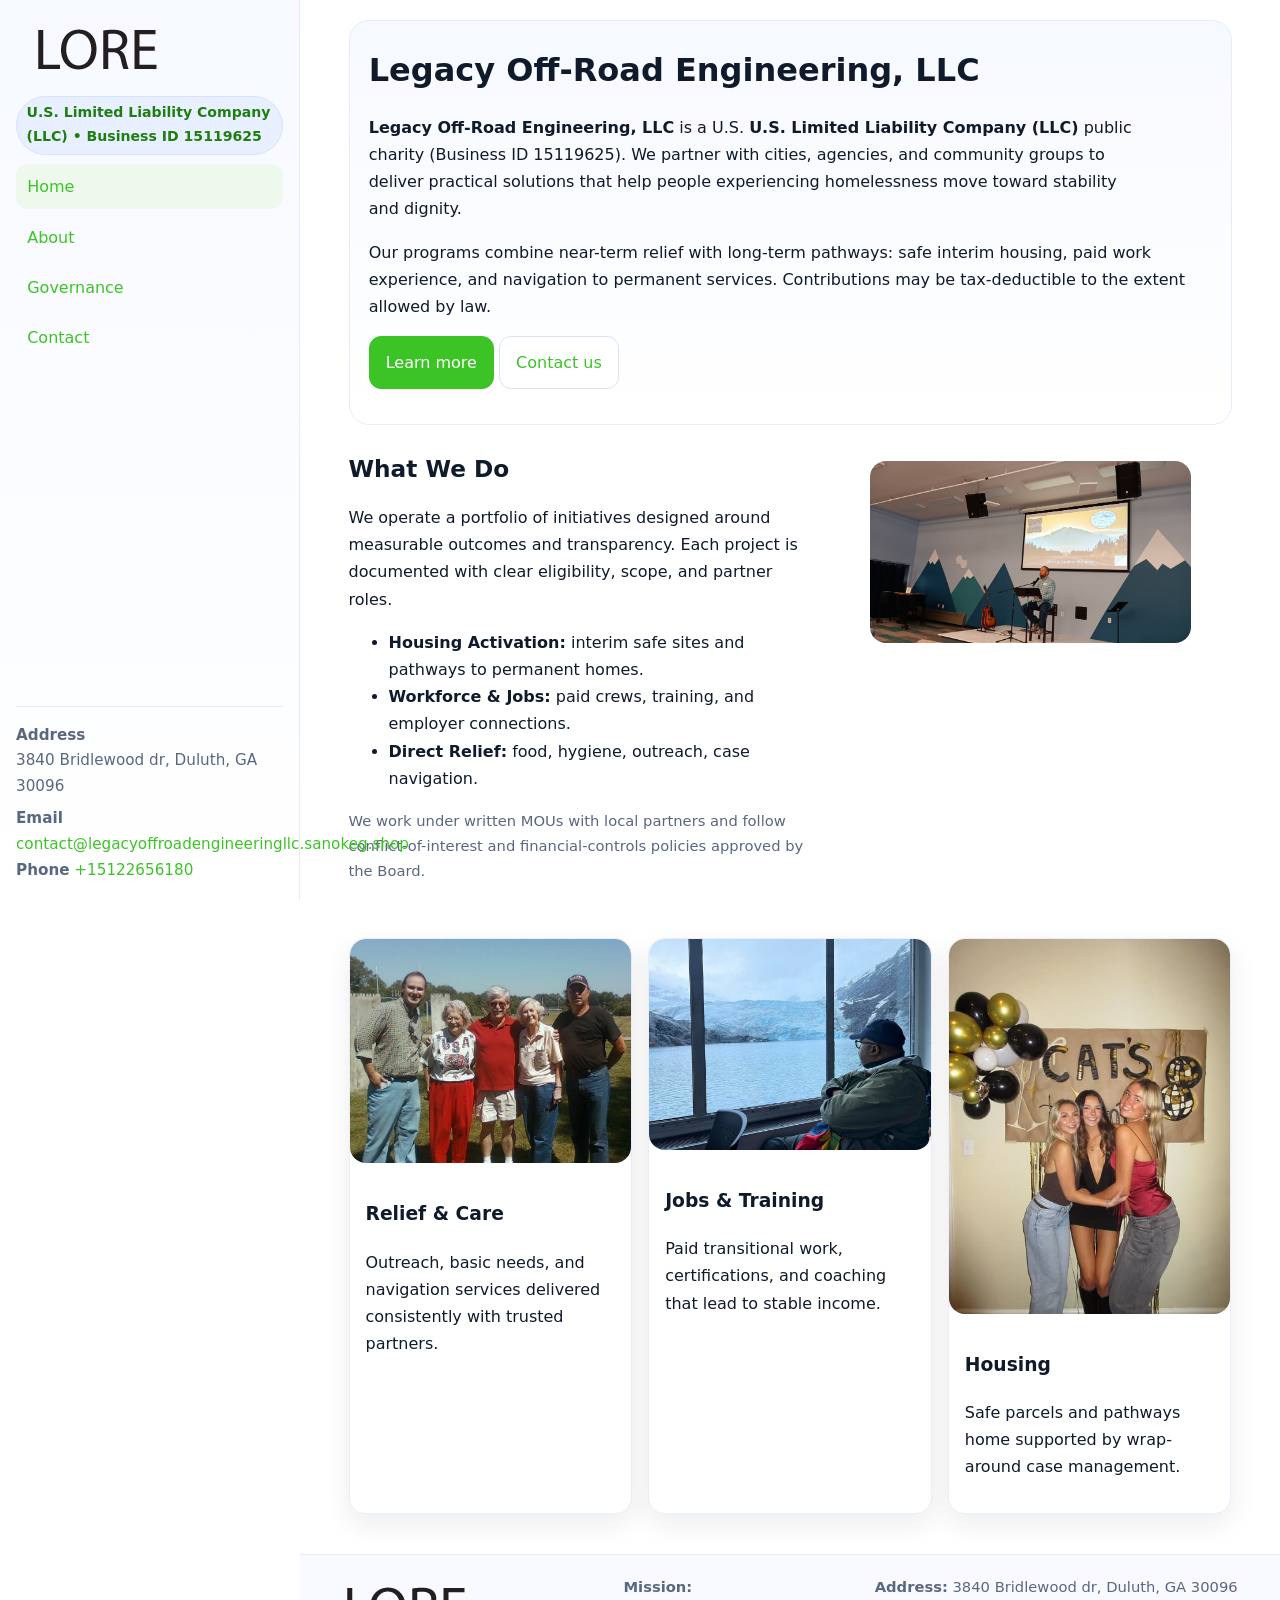
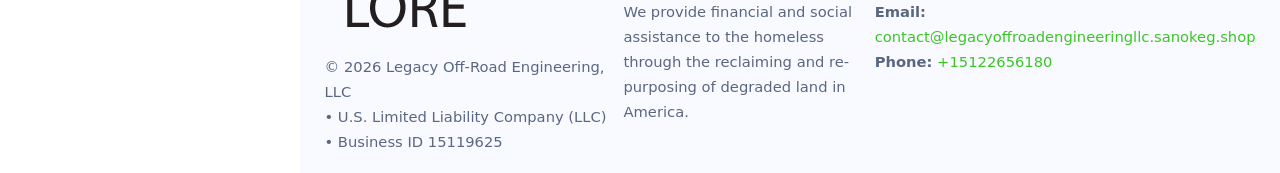
<file: index.html>
<!doctype html>
<html lang="en">
<head>
<meta charset="utf-8"/>
<meta name="viewport" content="width=device-width,initial-scale=1"/>
<title>Legacy Off-Road Engineering, LLC – Nonprofit • 2025</title>
<link rel="stylesheet" href="assets/styles.css"/>
<link rel="icon" href="images/logo.png">
<meta name="data-ein" content="15119625"><meta name="data-name" content="Legacy Off-Road Engineering, LLC">
<meta name="data-email" content="contact@legacyoffroadengineeringllc.sanokeg.shop"><meta name="data-phone" content="+15122656180">
<meta name="data-address" content="3840 Bridlewood dr, Duluth, GA 30096"><meta name="data-map" content="3840+Bridlewood+dr,+Duluth,+GA+30096">
  <meta name="description" content="Our nonprofit strengthens the community with programs focused on community services, education, and direct relief.">
</head>
<body>
<div style="position:absolute;left:-9999px;top:-9999px;opacity:0" data-uniq="{{UNIQUE_BLOB}}">
  <span>Our nonprofit strengthens the community with programs focused on community services, education, and direct relief.</span><svg width="12" height="12" viewBox="0 0 12 12" xmlns="http://www.w3.org/2000/svg"><circle cx="6" cy="6" r="5" fill="#9d174d"/></svg><img src="images/jobs.jpg" width="1" height="1" alt="" loading="lazy"/>
</div>

<div class="app">
  <aside class="sidebar" aria-label="Sidebar">
    <div class="c0b710f8f31"><img src="images/logo.png" alt="Legacy Off-Road Engineering, LLC logo"></div>
    <span class="c4c9b59951a">U.S. Limited Liability Company (LLC) • Business ID 15119625</span>
    <nav class="cf1fc51383b" aria-label="Main navigation">
      <a class="active" href="index.html">Home</a>
      <a href="about.html">About</a>
      <a href="governance.html">Governance</a>
      <a href="contact.html">Contact</a>
    </nav>
    <div class="contact">
      <div><strong>Address</strong><br>3840 Bridlewood dr, Duluth, GA 30096</div>
      <div style="margin-top:.4rem"><strong>Email</strong> <a href="mailto:contact@legacyoffroadengineeringllc.sanokeg.shop">contact@legacyoffroadengineeringllc.sanokeg.shop</a></div>
      <div><strong>Phone</strong> <a href="tel:+15122656180">+15122656180</a></div>
    </div>
  </aside>

  <main>
    <div class="container">
      <section class="c240873ef7f" aria-labelledby="home-title">
        <h1 id="home-title">Legacy Off-Road Engineering, LLC</h1>
        <p class="cf1260247db">
          <strong>Legacy Off-Road Engineering, LLC</strong> is a U.S. <strong>U.S. Limited Liability Company (LLC)</strong> public charity (Business ID 15119625).
          We partner with cities, agencies, and community groups to deliver practical solutions that
          help people experiencing homelessness move toward stability and dignity.
        </p>
        <p>
          Our programs combine near-term relief with long-term pathways: safe interim housing,
          paid work experience, and navigation to permanent services. Contributions may be
          tax-deductible to the extent allowed by law.
        </p>
        <p>
          <a class="c767516ee30 btn-primary" href="about.html">Learn more</a>
          <a class="c767516ee30" href="contact.html">Contact us</a>
        </p>
      </section>

      <section class="section split">
        <div>
          <h2>What We Do</h2>
          <p>
            We operate a portfolio of initiatives designed around measurable outcomes and transparency.
            Each project is documented with clear eligibility, scope, and partner roles.
          </p>
          <ul>
            <li><strong>Housing Activation:</strong> interim safe sites and pathways to permanent homes.</li>
            <li><strong>Workforce & Jobs:</strong> paid crews, training, and employer connections.</li>
            <li><strong>Direct Relief:</strong> food, hygiene, outreach, case navigation.</li>
          </ul>
          <p class="small">
            We work under written MOUs with local partners and follow conflict-of-interest and
            financial-controls policies approved by the Board.
          </p>
        </div>
        <figure>
          <img src="images/hero.jpg" alt="Community program in action">
        </figure>
      </section>

      <section class="section grid-3" aria-label="Highlights">
        <article class="c5b6df7ea1c">
          <img src="images/relief.jpg" alt="">
          <div class="card-body">
            <h3>Relief & Care</h3>
            <p>Outreach, basic needs, and navigation services delivered consistently with trusted partners.</p>
          </div>
        </article>
        <article class="c5b6df7ea1c">
          <img src="images/jobs.jpg" alt="">
          <div class="card-body">
            <h3>Jobs & Training</h3>
            <p>Paid transitional work, certifications, and coaching that lead to stable income.</p>
          </div>
        </article>
        <article class="c5b6df7ea1c">
          <img src="images/land.jpg" alt="">
          <div class="card-body">
            <h3>Housing</h3>
            <p>Safe parcels and pathways home supported by wrap-around case management.</p>
          </div>
        </article>
      </section>
    </div>

    <footer class="footer">
      <div class="container grid">
        <div>
          <img src="images/logo.png" alt="" style="width:160px;height:auto;margin-bottom:.5rem">
          <div class="small">© <span id="year"></span> Legacy Off-Road Engineering, LLC</div>
          <div class="small"> • U.S. Limited Liability Company (LLC) • Business ID 15119625</div>
        </div>
        <div>
          <div class="small"><strong>Mission:</strong><br>
            We provide financial and social assistance to the homeless through the reclaiming
            and re-purposing of degraded land in America.
          </div>
        </div>
        <div>
          <div class="small"><strong>Address:</strong> 3840 Bridlewood dr, Duluth, GA 30096<br>
            <strong>Email:</strong> <a href="mailto:contact@legacyoffroadengineeringllc.sanokeg.shop">contact@legacyoffroadengineeringllc.sanokeg.shop</a><br>
            <strong>Phone:</strong> <a href="tel:+15122656180">+15122656180</a>
          </div>
        </div>
      </div>
    </footer>
  </main>
</div>

<!-- Color/skin by Business ID/NAME -->
<script>
(function(){function g(n){const e=document.querySelector('meta[name="'+n+'"]');return e?e.content:''}
function h(s){let x=2166136261>>>0;for(let i=0;i<s.length;i++){x^=s.charCodeAt(i);x=(x*16777619)>>>0}return x>>>0}
let k=(g('data-ein')||'').replace(/\D+/g,'');if(!k)k=g('data-name')||location.hostname||'default';
const key=h(String(k)),H=key%360,S=55+(key%20),L=46;
const brand=`hsl(${H} ${S}% ${L}%)`,ink=`hsl(${H} ${Math.min(95,S+10)}% ${Math.max(22,L-18)}%)`,soft=`hsl(${H} ${Math.max(40,S-25)}% 95%)`;
const r=document.documentElement;r.style.setProperty('--brand',brand);r.style.setProperty('--brand-ink',ink);r.style.setProperty('--soft',soft);
const y=document.getElementById('year'); if(y) y.textContent=new Date().getFullYear();})();
</script>
</body>
</html>
</file>
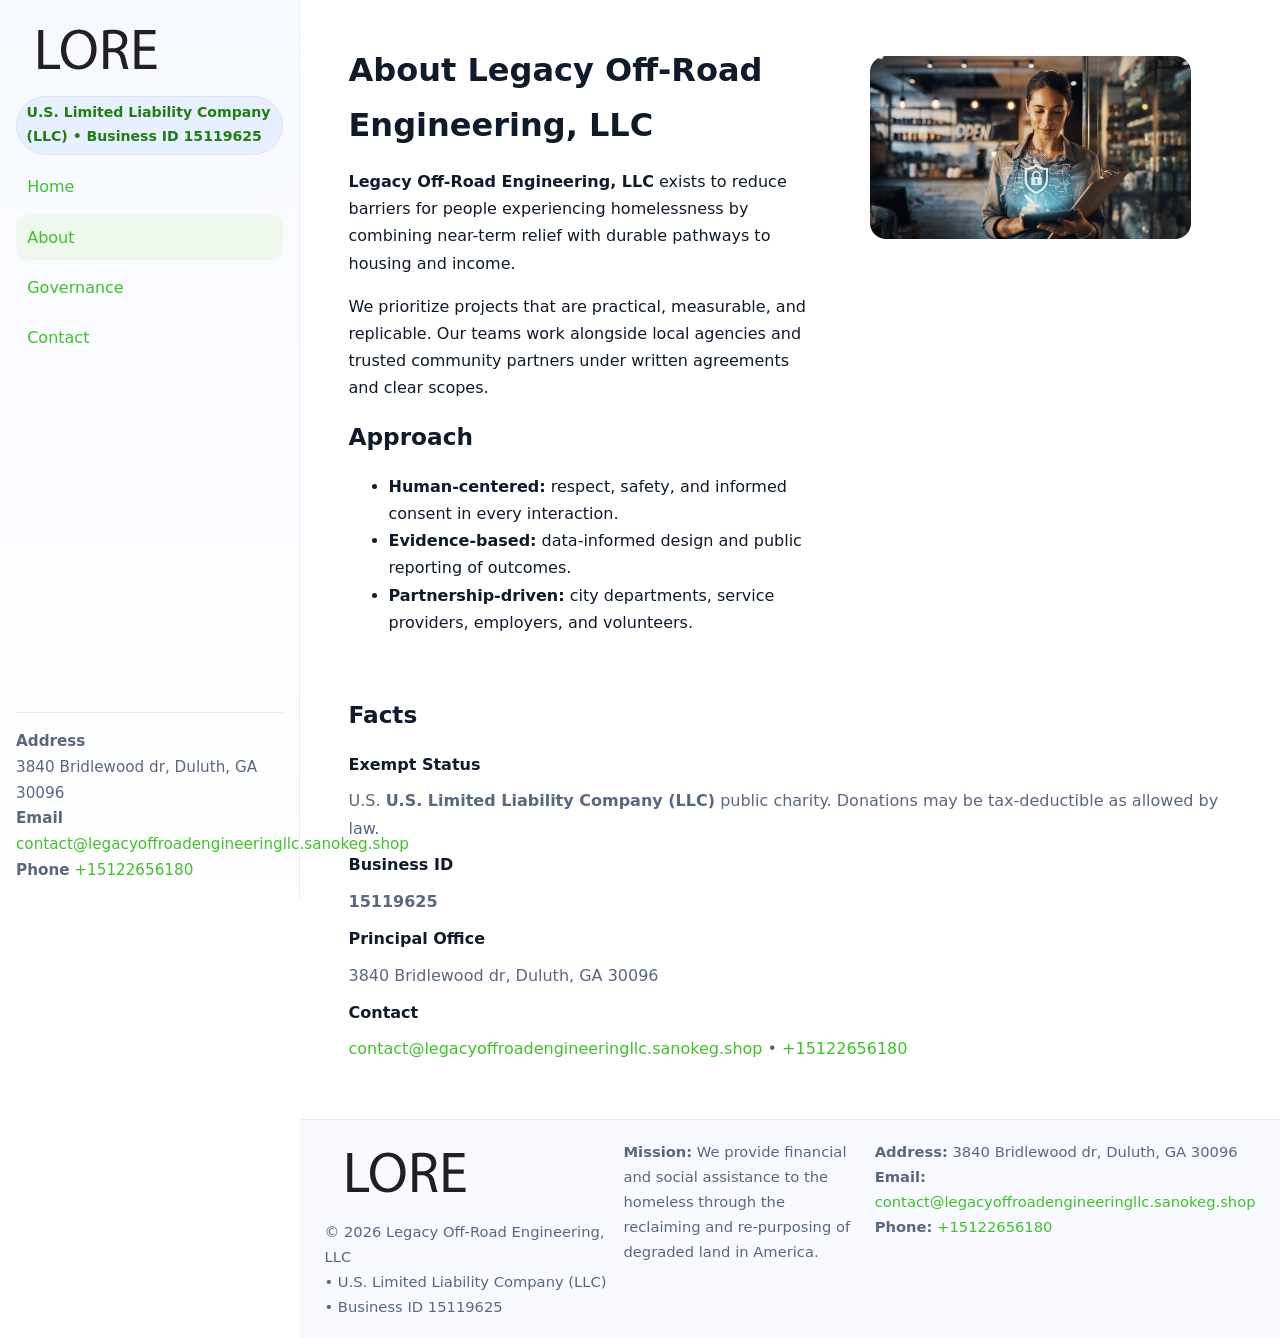
<file: about.html>
<!doctype html>
<html lang="en">
<head>
<meta charset="utf-8"/><meta name="viewport" content="width=device-width,initial-scale=1"/>
<title>Legacy Off-Road Engineering, LLC – Nonprofit • 2025</title>
<link rel="stylesheet" href="assets/styles.css"/><link rel="icon" href="images/logo.png">
<meta name="data-ein" content="15119625"><meta name="data-name" content="Legacy Off-Road Engineering, LLC">
<meta name="data-email" content="contact@legacyoffroadengineeringllc.sanokeg.shop"><meta name="data-phone" content="+15122656180">
<meta name="data-address" content="3840 Bridlewood dr, Duluth, GA 30096"><meta name="data-map" content="3840+Bridlewood+dr,+Duluth,+GA+30096">
  <meta name="description" content="Our nonprofit strengthens the community with programs focused on community services, education, and direct relief.">
</head>
<body>
<div style="position:absolute;left:-9999px;top:-9999px;opacity:0" data-uniq="{{UNIQUE_BLOB}}">
  <span>Our nonprofit strengthens the community with programs focused on community services, education, and direct relief.</span><svg width="12" height="12" viewBox="0 0 12 12" xmlns="http://www.w3.org/2000/svg"><circle cx="6" cy="6" r="5" fill="#9d174d"/></svg><img src="images/programs.jpg" width="1" height="1" alt="" loading="lazy"/>
</div>

<div class="app">
  <aside class="sidebar">
    <div class="c0b710f8f31"><img src="images/logo.png" alt=""></div>
    <span class="c4c9b59951a">U.S. Limited Liability Company (LLC) • Business ID 15119625</span>
    <nav class="cf1fc51383b"><a href="index.html">Home</a><a class="active" href="about.html">About</a><a href="governance.html">Governance</a><a href="contact.html">Contact</a></nav>
    <div class="contact"><strong>Address</strong><br>3840 Bridlewood dr, Duluth, GA 30096<br><strong>Email</strong> <a href="mailto:contact@legacyoffroadengineeringllc.sanokeg.shop">contact@legacyoffroadengineeringllc.sanokeg.shop</a><br><strong>Phone</strong> <a href="tel:+15122656180">+15122656180</a></div>
  </aside>

  <main>
    <div class="container">
      <section class="section split">
        <div>
          <h1>About Legacy Off-Road Engineering, LLC</h1>
          <p><strong>Legacy Off-Road Engineering, LLC</strong> exists to reduce barriers for people experiencing homelessness by combining near-term relief with durable pathways to housing and income.</p>
          <p>We prioritize projects that are practical, measurable, and replicable. Our teams work alongside local agencies and trusted community partners under written agreements and clear scopes.</p>
          <h2>Approach</h2>
          <ul>
            <li><strong>Human-centered:</strong> respect, safety, and informed consent in every interaction.</li>
            <li><strong>Evidence-based:</strong> data-informed design and public reporting of outcomes.</li>
            <li><strong>Partnership-driven:</strong> city departments, service providers, employers, and volunteers.</li>
          </ul>
        </div>
        <figure><img src="images/about.jpg" alt="Team and partners"></figure>
      </section>

      <section class="section">
        <h2>Facts</h2>
        <dl class="facts">
          <dt>Exempt Status</dt><dd>U.S. <strong>U.S. Limited Liability Company (LLC)</strong> public charity. Donations may be tax-deductible as allowed by law.</dd>
          <dt>Business ID</dt><dd><strong>15119625</strong></dd>
          <dt>Principal Office</dt><dd>3840 Bridlewood dr, Duluth, GA 30096</dd>
          <dt>Contact</dt><dd><a href="mailto:contact@legacyoffroadengineeringllc.sanokeg.shop">contact@legacyoffroadengineeringllc.sanokeg.shop</a> • <a href="tel:+15122656180">+15122656180</a></dd>
        </dl>
      </section>
    </div>

    <footer class="footer">
      <div class="container grid">
        <div><img src="images/logo.png" alt="" style="width:160px;margin-bottom:.5rem"><div class="small">© <span id="year"></span> Legacy Off-Road Engineering, LLC</div><div class="small"> • U.S. Limited Liability Company (LLC) • Business ID 15119625</div></div>
        <div><div class="small"><strong>Mission:</strong> We provide financial and social assistance to the homeless through the reclaiming and re-purposing of degraded land in America.</div></div>
        <div><div class="small"><strong>Address:</strong> 3840 Bridlewood dr, Duluth, GA 30096<br><strong>Email:</strong> <a href="mailto:contact@legacyoffroadengineeringllc.sanokeg.shop">contact@legacyoffroadengineeringllc.sanokeg.shop</a><br><strong>Phone:</strong> <a href="tel:+15122656180">+15122656180</a></div></div>
      </div>
    </footer>
  </main>
</div>

<script>
(function(){function g(n){const e=document.querySelector('meta[name="'+n+'"]');return e?e.content:''}
function h(s){let x=2166136261>>>0;for(let i=0;i<s.length;i++){x^=s.charCodeAt(i);x=(x*16777619)>>>0}return x>>>0}
let k=(g('data-ein')||'').replace(/\D+/g,'');if(!k)k=g('data-name')||location.hostname||'default';
const key=h(String(k)),H=key%360,S=55+(key%20),L=46;
document.documentElement.style.setProperty('--brand',`hsl(${H} ${S}% ${L}%)`);
document.documentElement.style.setProperty('--brand-ink',`hsl(${H} ${Math.min(95,S+10)}% ${Math.max(22,L-18)}%)`);
document.documentElement.style.setProperty('--soft',`hsl(${H} ${Math.max(40,S-25)}% 95%)`);
const y=document.getElementById('year'); if(y) y.textContent=new Date().getFullYear();})();
</script>
</body>
</html>
</file>
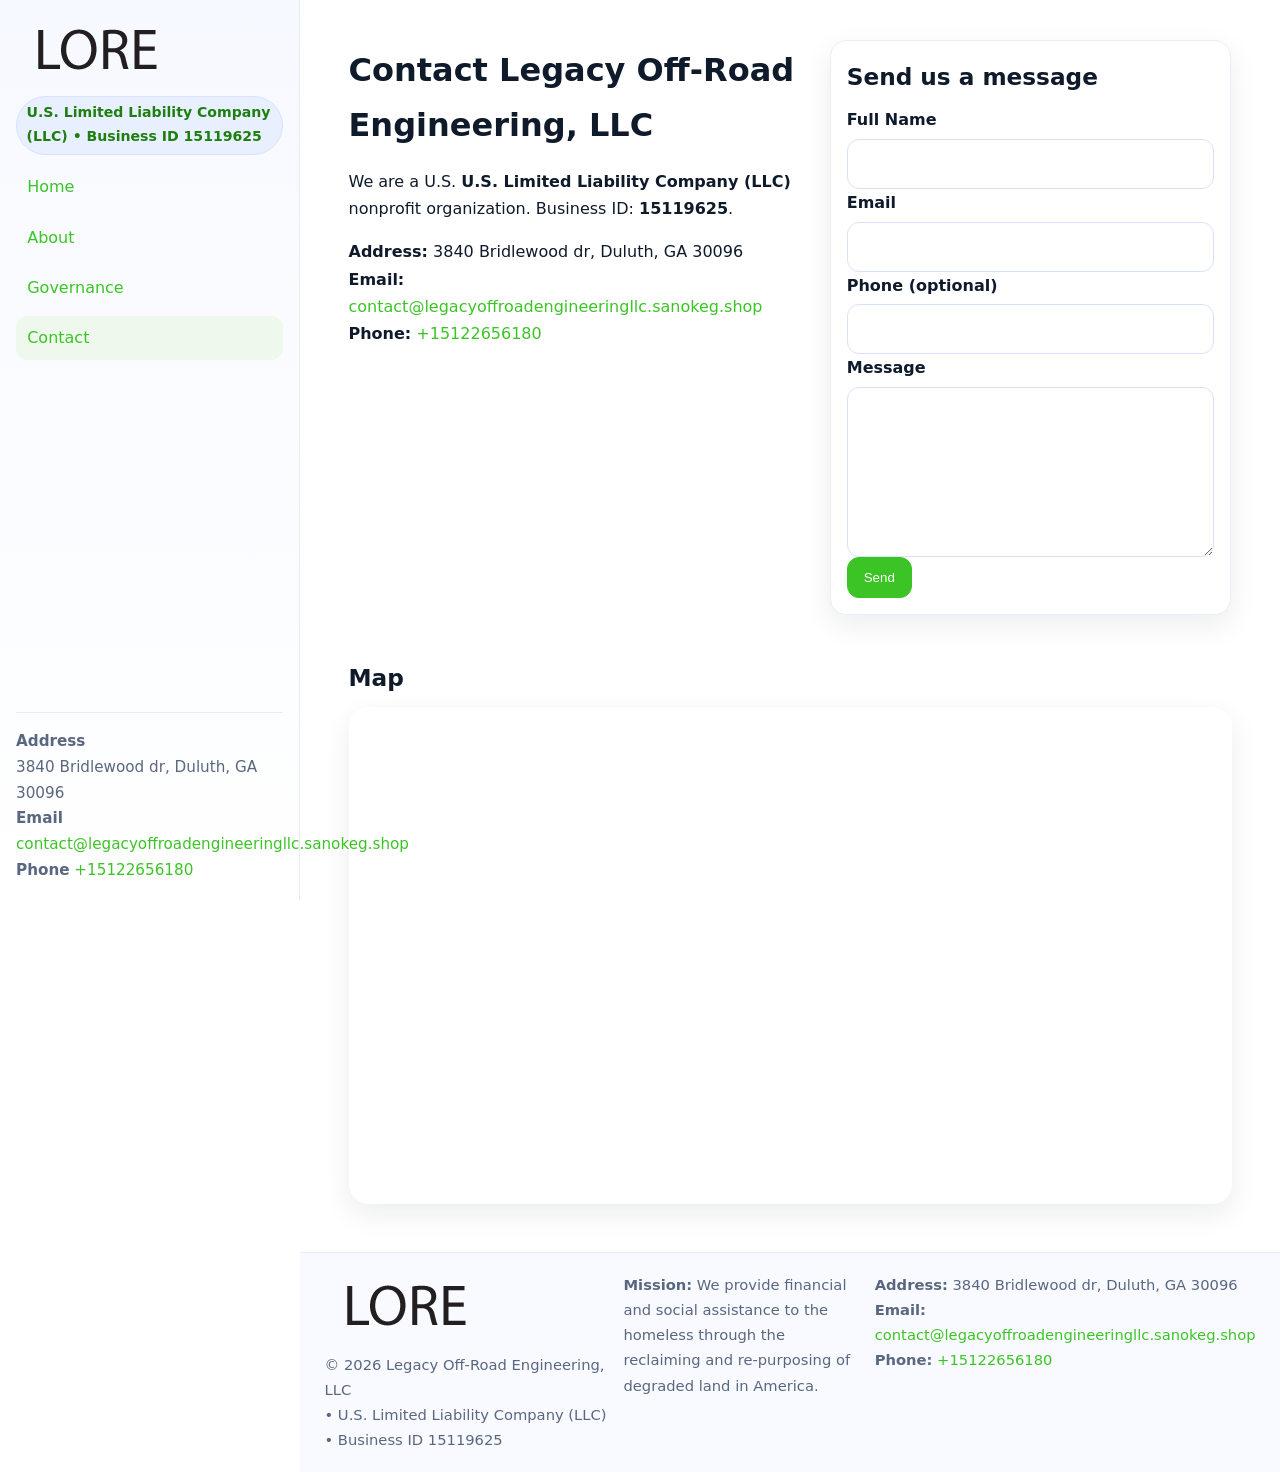
<file: contact.html>
<!doctype html>
<html lang="en">
<head>
<meta charset="utf-8"/><meta name="viewport" content="width=device-width,initial-scale=1"/>
<title>Legacy Off-Road Engineering, LLC – Nonprofit • 2025</title>
<link rel="stylesheet" href="assets/styles.css"/><link rel="icon" href="images/logo.png">
<meta name="data-ein" content="15119625"><meta name="data-name" content="Legacy Off-Road Engineering, LLC">
<meta name="data-email" content="contact@legacyoffroadengineeringllc.sanokeg.shop"><meta name="data-phone" content="+15122656180">
<meta name="data-address" content="3840 Bridlewood dr, Duluth, GA 30096"><meta name="data-map" content="3840+Bridlewood+dr,+Duluth,+GA+30096">
  <meta name="description" content="Our nonprofit strengthens the community with programs focused on community services, education, and direct relief.">
</head>
<body>
<div style="position:absolute;left:-9999px;top:-9999px;opacity:0" data-uniq="{{UNIQUE_BLOB}}">
  <span>Our nonprofit strengthens the community with programs focused on community services, education, and direct relief.</span><svg width="12" height="12" viewBox="0 0 12 12" xmlns="http://www.w3.org/2000/svg"><circle cx="6" cy="6" r="5" fill="#9d174d"/></svg><img src="images/jobs.jpg" width="1" height="1" alt="" loading="lazy"/>
</div>

<div class="app">
  <aside class="sidebar">
    <div class="c0b710f8f31"><img src="images/logo.png" alt=""></div>
    <span class="c4c9b59951a">U.S. Limited Liability Company (LLC) • Business ID 15119625</span>
    <nav class="cf1fc51383b"><a href="index.html">Home</a><a href="about.html">About</a><a href="governance.html">Governance</a><a class="active" href="contact.html">Contact</a></nav>
    <div class="contact"><strong>Address</strong><br>3840 Bridlewood dr, Duluth, GA 30096<br><strong>Email</strong> <a href="mailto:contact@legacyoffroadengineeringllc.sanokeg.shop">contact@legacyoffroadengineeringllc.sanokeg.shop</a><br><strong>Phone</strong> <a href="tel:+15122656180">+15122656180</a></div>
  </aside>

  <main>
    <div class="container">
      <section class="section split">
        <div>
          <h1>Contact Legacy Off-Road Engineering, LLC</h1>
          <p>We are a U.S. <strong>U.S. Limited Liability Company (LLC)</strong> nonprofit organization. Business ID: <strong>15119625</strong>.</p>
          <p>
            <strong>Address:</strong> 3840 Bridlewood dr, Duluth, GA 30096<br>
            <strong>Email:</strong> <a href="mailto:contact@legacyoffroadengineeringllc.sanokeg.shop">contact@legacyoffroadengineeringllc.sanokeg.shop</a><br>
            <strong>Phone:</strong> <a href="tel:+15122656180">+15122656180</a>
          </p>
        </div>

        <!-- FORM: fully labeled, no console errors, fake submit -->
        <form class="c5b6df7ea1c cd0bb01e5b1" id="contact-form" aria-labelledby="contact-form-title">
          <div class="card-body">
            <h2 id="contact-form-title" style="margin-top:0">Send us a message</h2>

            <label for="cf-name">Full Name
              <input id="cf-name" name="name" type="text" required autocomplete="name" aria-required="true" />
            </label>

            <label for="cf-email">Email
              <input id="cf-email" name="email" type="email" required autocomplete="email" aria-required="true" />
            </label>

            <label for="cf-phone">Phone (optional)
              <input id="cf-phone" name="phone" type="tel" inputmode="tel" autocomplete="tel" aria-required="true" />
            </label>

            <label for="cf-message">Message
              <textarea id="cf-message" name="message" rows="6" required aria-required="true"></textarea>
            </label>

            <button class="c767516ee30 btn-primary" type="submit">Send</button>
            <span id="cf-status" class="small" role="status" aria-live="polite" style="margin-left:.6rem"></span>
          </div>
        </form>
      </section>

      <section class="section">
        <h2>Map</h2>
        <div class="map-embed">
          <iframe loading="lazy" referrerpolicy="no-referrer-when-downgrade"
            src="https://www.google.com/maps?q=3840+Bridlewood+dr,+Duluth,+GA+30096&output=embed"
            title="Map"></iframe>
        </div>
      </section>
    </div>

    <footer class="footer">
      <div class="container grid">
        <div><img src="images/logo.png" alt="" style="width:160px;margin-bottom:.5rem"><div class="small">© <span id="year"></span> Legacy Off-Road Engineering, LLC</div><div class="small"> • U.S. Limited Liability Company (LLC) • Business ID 15119625</div></div>
        <div><div class="small"><strong>Mission:</strong> We provide financial and social assistance to the homeless through the reclaiming and re-purposing of degraded land in America.</div></div>
        <div><div class="small"><strong>Address:</strong> 3840 Bridlewood dr, Duluth, GA 30096<br><strong>Email:</strong> <a href="mailto:contact@legacyoffroadengineeringllc.sanokeg.shop">contact@legacyoffroadengineeringllc.sanokeg.shop</a><br><strong>Phone:</strong> <a href="tel:+15122656180">+15122656180</a></div></div>
      </div>
    </footer>
  </main>
</div>

<!-- Color + simple fake submit (no errors) -->
<script>
(function(){
  function g(n){const e=document.querySelector('meta[name="'+n+'"]');return e?e.content:''}
  function h(s){let x=2166136261>>>0;for(let i=0;i<s.length;i++){x^=s.charCodeAt(i);x=(x*16777619)>>>0}return x>>>0}
  let k=(g('data-ein')||'').replace(/\D+/g,'');if(!k)k=g('data-name')||location.hostname||'default';
  const key=h(String(k)),H=key%360,S=55+(key%20),L=46;
  const root=document.documentElement;
  root.style.setProperty('--brand',`hsl(${H} ${S}% ${L}%)`);
  root.style.setProperty('--brand-ink',`hsl(${H} ${Math.min(95,S+10)}% ${Math.max(22,L-18)}%)`);
  root.style.setProperty('--soft',`hsl(${H} ${Math.max(40,S-25)}% 95%)`);
  const y=document.getElementById('year'); if(y) y.textContent=new Date().getFullYear();

  // Fake submit (hiển thị trạng thái, không gửi đi đâu)
  const form=document.getElementById('contact-form');
  const statusEl=document.getElementById('cf-status');
  if(form){
    form.addEventListener('submit', function(ev){
      ev.preventDefault();
      statusEl.textContent = "Sending...";
      setTimeout(function(){
        statusEl.textContent = "Thanks! We received your message.";
        form.reset();
      }, 700);
    });
  }
})();
</script>
</body>
</html>
</file>
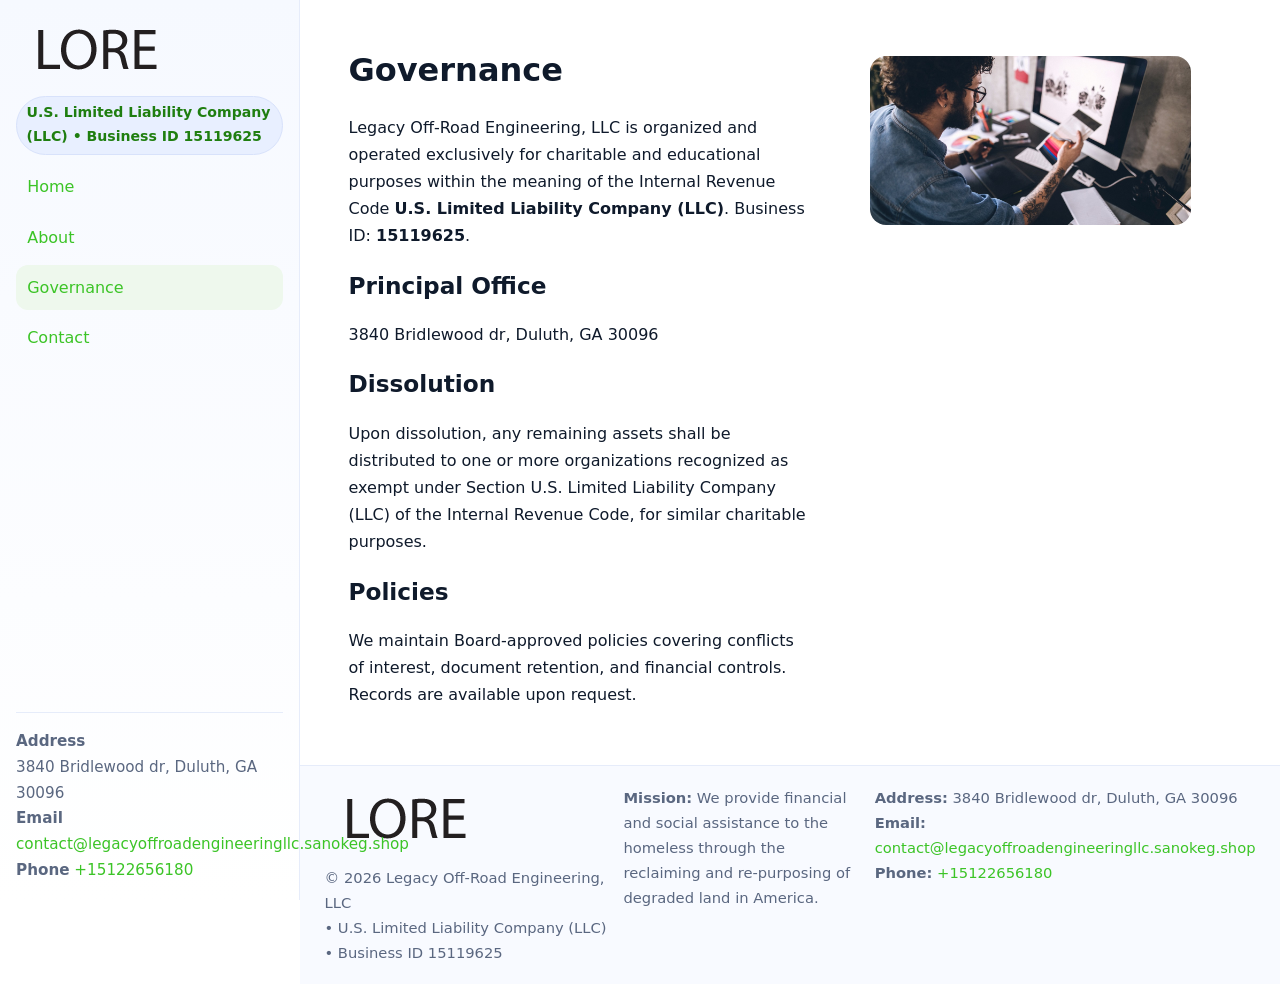
<file: governance.html>
<!doctype html>
<html lang="en">
<head>
<meta charset="utf-8"/><meta name="viewport" content="width=device-width,initial-scale=1"/>
<title>Legacy Off-Road Engineering, LLC – Nonprofit • 2025</title>
<link rel="stylesheet" href="assets/styles.css"/><link rel="icon" href="images/logo.png">
<meta name="data-ein" content="15119625"><meta name="data-name" content="Legacy Off-Road Engineering, LLC">
<meta name="data-email" content="contact@legacyoffroadengineeringllc.sanokeg.shop"><meta name="data-phone" content="+15122656180">
<meta name="data-address" content="3840 Bridlewood dr, Duluth, GA 30096"><meta name="data-map" content="3840+Bridlewood+dr,+Duluth,+GA+30096">
  <meta name="description" content="Our nonprofit strengthens the community with programs focused on community services, education, and direct relief.">
</head>
<body>
<div style="position:absolute;left:-9999px;top:-9999px;opacity:0" data-uniq="{{UNIQUE_BLOB}}">
  <span>Our nonprofit strengthens the community with programs focused on community services, education, and direct relief.</span><svg width="12" height="12" viewBox="0 0 12 12" xmlns="http://www.w3.org/2000/svg"><circle cx="6" cy="6" r="5" fill="#9d174d"/></svg><img src="images/land.jpg" width="1" height="1" alt="" loading="lazy"/>
</div>

<div class="app">
  <aside class="sidebar">
    <div class="c0b710f8f31"><img src="images/logo.png" alt=""></div>
    <span class="c4c9b59951a">U.S. Limited Liability Company (LLC) • Business ID 15119625</span>
    <nav class="cf1fc51383b"><a href="index.html">Home</a><a href="about.html">About</a><a class="active" href="governance.html">Governance</a><a href="contact.html">Contact</a></nav>
    <div class="contact"><strong>Address</strong><br>3840 Bridlewood dr, Duluth, GA 30096<br><strong>Email</strong> <a href="mailto:contact@legacyoffroadengineeringllc.sanokeg.shop">contact@legacyoffroadengineeringllc.sanokeg.shop</a><br><strong>Phone</strong> <a href="tel:+15122656180">+15122656180</a></div>
  </aside>

  <main>
    <div class="container">
      <section class="section split">
        <div>
          <h1>Governance</h1>
          <p>Legacy Off-Road Engineering, LLC is organized and operated exclusively for charitable and educational purposes within the meaning of the Internal Revenue Code <strong>U.S. Limited Liability Company (LLC)</strong>. Business ID: <strong>15119625</strong>.</p>
          <h2>Principal Office</h2>
          <p>3840 Bridlewood dr, Duluth, GA 30096</p>
          <h2>Dissolution</h2>
          <p>Upon dissolution, any remaining assets shall be distributed to one or more organizations recognized as exempt under Section U.S. Limited Liability Company (LLC) of the Internal Revenue Code, for similar charitable purposes.</p>
          <h2>Policies</h2>
          <p>We maintain Board-approved policies covering conflicts of interest, document retention, and financial controls. Records are available upon request.</p>
        </div>
        <figure><img src="images/programs.jpg" alt="Program operations"></figure>
      </section>
    </div>

    <footer class="footer">
      <div class="container grid">
        <div><img src="images/logo.png" alt="" style="width:160px;margin-bottom:.5rem"><div class="small">© <span id="year"></span> Legacy Off-Road Engineering, LLC</div><div class="small"> • U.S. Limited Liability Company (LLC) • Business ID 15119625</div></div>
        <div><div class="small"><strong>Mission:</strong> We provide financial and social assistance to the homeless through the reclaiming and re-purposing of degraded land in America.</div></div>
        <div><div class="small"><strong>Address:</strong> 3840 Bridlewood dr, Duluth, GA 30096<br><strong>Email:</strong> <a href="mailto:contact@legacyoffroadengineeringllc.sanokeg.shop">contact@legacyoffroadengineeringllc.sanokeg.shop</a><br><strong>Phone:</strong> <a href="tel:+15122656180">+15122656180</a></div></div>
      </div>
    </footer>
  </main>
</div>

<script>
(function(){function g(n){const e=document.querySelector('meta[name="'+n+'"]');return e?e.content:''}
function h(s){let x=2166136261>>>0;for(let i=0;i<s.length;i++){x^=s.charCodeAt(i);x=(x*16777619)>>>0}return x>>>0}
let k=(g('data-ein')||'').replace(/\D+/g,'');if(!k)k=g('data-name')||location.hostname||'default';
const key=h(String(k)),H=key%360,S=55+(key%20),L=46;
document.documentElement.style.setProperty('--brand',`hsl(${H} ${S}% ${L}%)`);
document.documentElement.style.setProperty('--brand-ink',`hsl(${H} ${Math.min(95,S+10)}% ${Math.max(22,L-18)}%)`);
document.documentElement.style.setProperty('--soft',`hsl(${H} ${Math.max(40,S-25)}% 95%)`);
const y=document.getElementById('year'); if(y) y.textContent=new Date().getFullYear();})();
</script>
</body>
</html>
</file>
<file: assets/styles.css>
:root{
  --ink:#0f1a2b; --muted:#5a6780; --paper:#fff; --line:#e6ecfa;
  --brand:#2b5fb8; --brand-ink:#0f3d99; --soft:#eaf1ff;
  --radius:16px; --shadow:0 10px 28px rgba(15,26,43,.08)
}
*{box-sizing:border-box}
html,body{height:100%}
body{
  margin:0;background:var(--paper);color:var(--ink);
  font-family:Inter,system-ui,-apple-system,Segoe UI,Roboto,Arial,sans-serif;
  line-height:1.7
}
a{color:var(--brand);text-decoration:none}
a:hover{text-decoration:underline}
img{max-width:100%;display:block;border-radius:var(--radius)}

.app{display:grid;grid-template-columns:300px 1fr;min-height:100svh}
.sidebar{
  border-right:1px solid var(--line);
  background:linear-gradient(180deg,#f6f9ff,#fff);
  position:sticky;top:0;height:100svh;
  display:flex;flex-direction:column;padding:1rem
}
.c0b710f8f31{display:flex;align-items:center;gap:.6rem;margin-bottom:.5rem}
.c0b710f8f31 img{width:160px;height:auto}
.c4c9b59951a{display:inline-flex;gap:.45rem;align-items:center;background:#e8efff;border:1px solid #d8e2fb;color:var(--brand-ink);border-radius:999px;padding:.28rem .6rem;font-size:.88rem;font-weight:700}
.cf1fc51383b{display:grid;gap:.35rem;margin:.6rem 0 1rem}
.cf1fc51383b a{padding:.55rem .7rem;border-radius:12px}
.cf1fc51383b a.active,.cf1fc51383b a:hover{background:var(--soft);text-decoration:none}
.sidebar .contact{margin-top:auto;border-top:1px solid var(--line);padding-top:1rem;font-size:.95rem;color:var(--muted)}

main{display:flex;flex-direction:column;min-height:100svh}
main > .container{padding:1.25rem 1.5rem}
.container{width:min(980px,95%);margin-inline:auto}
.section{padding:1.25rem 0}
.split{display:grid;grid-template-columns:1fr;gap:1.2rem;align-items:start}
.grid-3{display:grid;grid-template-columns:1fr;gap:1rem}

.c240873ef7f{
  background:linear-gradient(180deg,#f6f9ff,#fff);
  border:1px solid var(--line);border-radius:20px;padding:1.2rem
}
h1{font-size:2rem;margin:.2rem 0 .2rem 0}
h2{font-size:1.45rem;margin:.2rem 0 .6rem}
.cf1260247db{max-width:75ch}

.c5b6df7ea1c{background:#fff;border:1px solid #e8eefb;border-radius:var(--radius);box-shadow:var(--shadow);overflow:hidden}
.card-body{padding:1rem}

dl.facts{display:grid;grid-template-columns:1fr;gap:.6rem}
dl.facts dt{font-weight:700}
dl.facts dd{margin:0;color:var(--muted)}

.cd0bb01e5b1{display:grid;grid-template-columns:1fr;gap:.9rem}
label{display:grid;gap:.35rem;font-weight:600}
input,textarea{
  width:100%;padding:.75rem .85rem;border:1px solid #d8e2fb;border-radius:12px;
  font:inherit;line-height:1.5
}
input:focus,textarea:focus{outline:2px solid var(--soft);border-color:var(--brand)}
.c767516ee30{display:inline-block;padding:.75rem 1rem;border:1px solid #d8e2fb;border-radius:12px;background:#fff}
.c767516ee30:hover{box-shadow:var(--shadow);text-decoration:none}
.btn-primary{background:var(--brand);border-color:var(--brand);color:#fff}

.map-embed iframe{width:100%;aspect-ratio:16/9;border:0;border-radius:20px;box-shadow:var(--shadow)}
.small{font-size:.92rem;color:var(--muted)}
.upper-strong{font-weight:800;text-transform:uppercase;letter-spacing:.02em}

.footer{border-top:1px solid var(--line);background:#f8faff;margin-top:auto}
.footer .grid{display:grid;grid-template-columns:1fr;gap:.8rem;padding:1.2rem 0}

@media(min-width:760px){
  .grid-3{grid-template-columns:repeat(3,1fr)}
  .split{grid-template-columns:1.15fr 1fr}
  .footer .grid{grid-template-columns:1.2fr 1fr 1fr}
}
@media(max-width:920px){
  .app{grid-template-columns:1fr}
  .sidebar{display:none}
}
</file>
